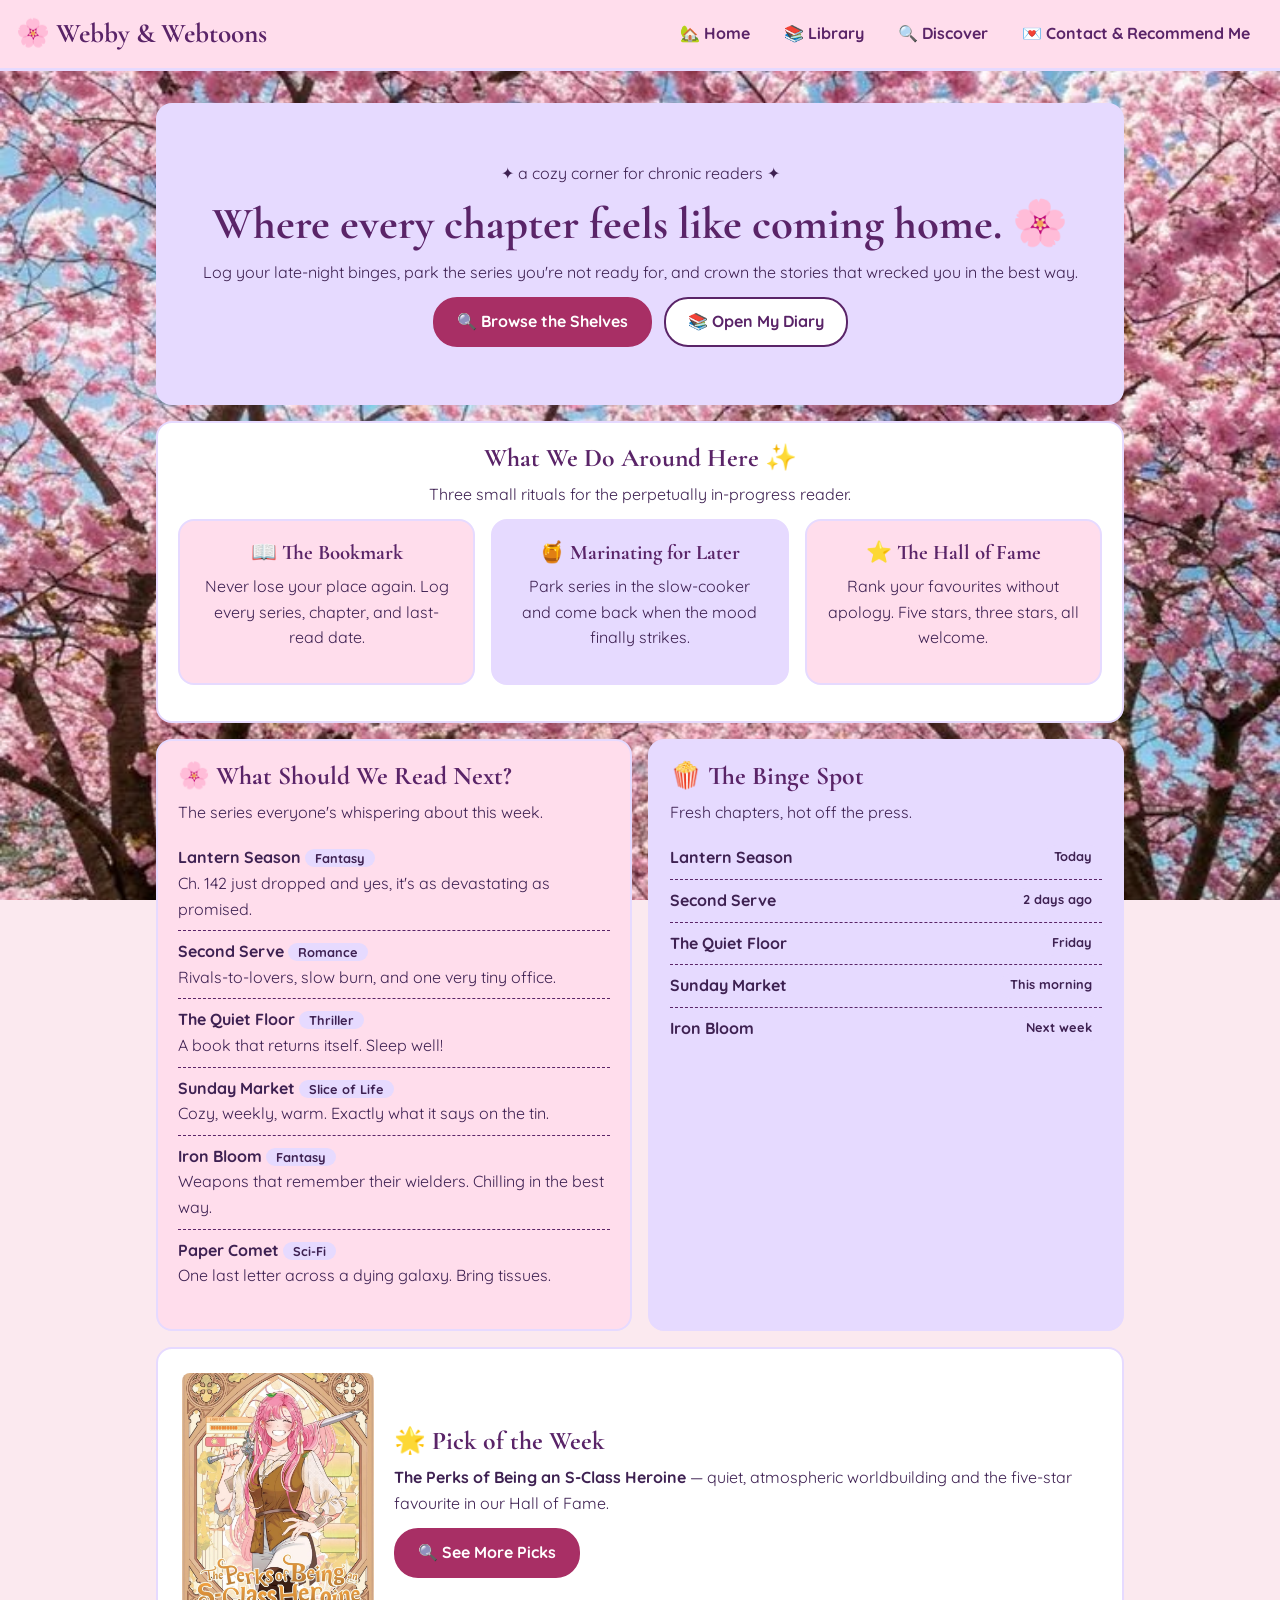
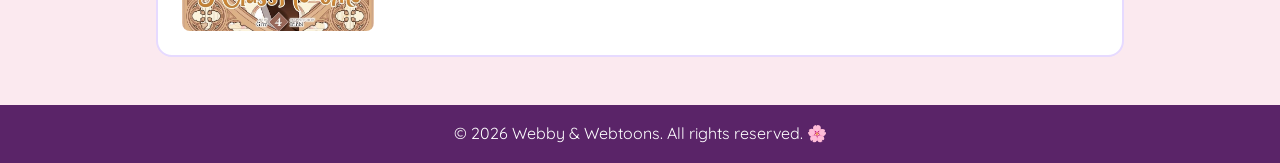
<file: index.html>
<!DOCTYPE html>
<html lang="en">
<head>
  <meta charset="UTF-8">
  <meta name="viewport" content="width=device-width, initial-scale=1.0">
  <title>Webby &amp; Webtoons — A Cozy Webtoon Diary</title>
  <link rel="preconnect" href="https://fonts.googleapis.com">
  <link rel="preconnect" href="https://fonts.gstatic.com" crossorigin>
  <link href="https://fonts.googleapis.com/css2?family=Cormorant+Garamond:wght@500;700&family=Quicksand:wght@400;500;700&display=swap" rel="stylesheet">
  <link rel="stylesheet" href="styles.css">
</head>
<body>
  <header class="site-header">
    <nav class="navbar">
      <a href="index.html" class="logo">🌸 Webby &amp; Webtoons</a>
      <ul class="nav-links">
        <li><a href="index.html">🏡 Home</a></li>
        <li><a href="library.html">📚 Library</a></li>
        <li><a href="about.html">🔍 Discover</a></li>
        <li><a href="contact.html">💌 Contact &amp; Recommend Me</a></li>
      </ul>
    </nav>
  </header>

  <main>
    <section class="card lavender hero">
      <p>✦ a cozy corner for chronic readers ✦</p>
      <h1>Where every chapter feels like coming home. 🌸</h1>
      <p>Log your late-night binges, park the series you're not ready for, and crown the stories that wrecked you in the best way.</p>
      <div class="hero-buttons">
        <a href="about.html" class="btn">🔍 Browse the Shelves</a>
        <a href="library.html" class="btn btn-outline">📚 Open My Diary</a>
      </div>
    </section>

    <section class="card white center">
      <h2>What We Do Around Here ✨</h2>
      <p>Three small rituals for the perpetually in-progress reader.</p>
      <div class="grid grid-3">
        <article class="card pink">
          <h3>📖 The Bookmark</h3>
          <p>Never lose your place again. Log every series, chapter, and last-read date.</p>
        </article>
        <article class="card lavender">
          <h3>🍯 Marinating for Later</h3>
          <p>Park series in the slow-cooker and come back when the mood finally strikes.</p>
        </article>
        <article class="card pink">
          <h3>⭐ The Hall of Fame</h3>
          <p>Rank your favourites without apology. Five stars, three stars, all welcome.</p>
        </article>
      </div>
    </section>

    <div class="grid grid-2">
      <section class="card pink">
        <h2>🌸 What Should We Read Next?</h2>
        <p>The series everyone's whispering about this week.</p>
        <ul class="plain-list">
          <li><strong>Lantern Season</strong> <span class="tag">Fantasy</span><br>Ch. 142 just dropped and yes, it's as devastating as promised.</li>
          <li><strong>Second Serve</strong> <span class="tag">Romance</span><br>Rivals-to-lovers, slow burn, and one very tiny office.</li>
          <li><strong>The Quiet Floor</strong> <span class="tag">Thriller</span><br>A book that returns itself. Sleep well!</li>
          <li><strong>Sunday Market</strong> <span class="tag">Slice of Life</span><br>Cozy, weekly, warm. Exactly what it says on the tin.</li>
          <li><strong>Iron Bloom</strong> <span class="tag">Fantasy</span><br>Weapons that remember their wielders. Chilling in the best way.</li>
          <li><strong>Paper Comet</strong> <span class="tag">Sci-Fi</span><br>One last letter across a dying galaxy. Bring tissues.</li>
        </ul>
      </section>

      <section class="card lavender">
        <h2>🍿 The Binge Spot</h2>
        <p>Fresh chapters, hot off the press.</p>
        <ul class="plain-list">
          <li class="list-row"><strong>Lantern Season</strong> <span class="tag">Today</span></li>
          <li class="list-row"><strong>Second Serve</strong> <span class="tag">2 days ago</span></li>
          <li class="list-row"><strong>The Quiet Floor</strong> <span class="tag">Friday</span></li>
          <li class="list-row"><strong>Sunday Market</strong> <span class="tag">This morning</span></li>
          <li class="list-row"><strong>Iron Bloom</strong> <span class="tag">Next week</span></li>
        </ul>
      </section>
    </div>

    <section class="card white feature">
      <img class="photo" src="images/staff-pick-1.jpeg" alt="Cover of The Perks of Being an S-Class Heroine">
      <div>
        <h2>🌟 Pick of the Week</h2>
        <p><strong>The Perks of Being an S-Class Heroine</strong> — quiet, atmospheric worldbuilding and the five-star favourite in our Hall of Fame.</p>
        <a href="about.html" class="btn">🔍 See More Picks</a>
      </div>
    </section>
  </main>

  <footer class="site-footer">
    <p>&copy; 2026 Webby &amp; Webtoons. All rights reserved. 🌸</p>
  </footer>
</body>
</html>
</file>
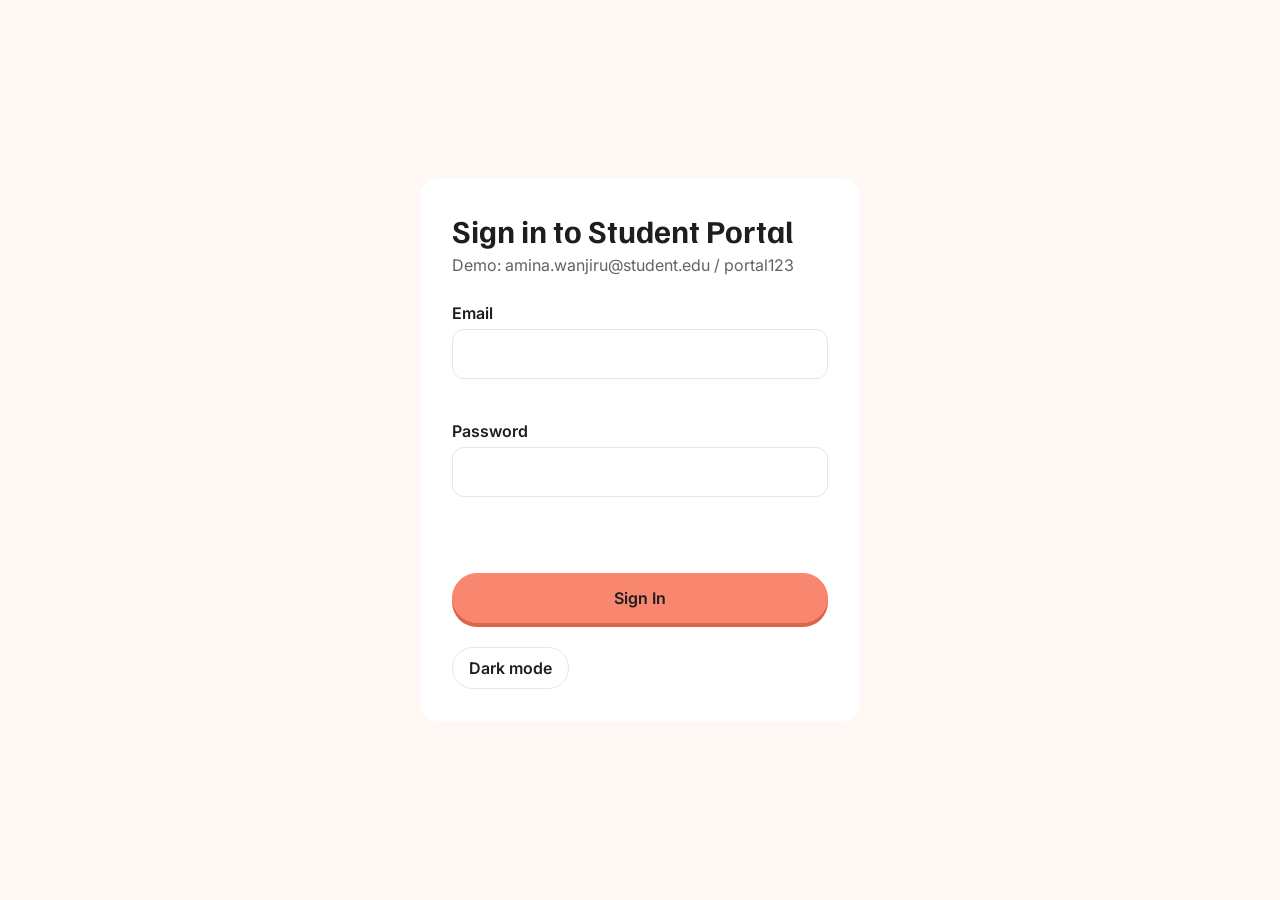
<file: dynamic-student-portal/index.html>
<!DOCTYPE html>
<html lang="en">
<head>
  <meta charset="UTF-8">
  <meta name="viewport" content="width=device-width, initial-scale=1">
  <title>Academic Overview - Student Portal</title>
  <link rel="preconnect" href="https://fonts.googleapis.com">
  <link href="https://fonts.googleapis.com/css2?family=Familjen+Grotesk:wght@600;700&family=Inter:wght@400;500;600&display=swap" rel="stylesheet">
  <link rel="stylesheet" href="css/style.css">
  <link rel="stylesheet" href="css/dashboard.css">
</head>
<body data-page="index">
  <header class="site-header">
    <a class="brand" href="index.html">Student Portal</a>
    <nav aria-label="Main">
      <a href="index.html" aria-current="page">Overview</a>
      <a href="profile.html">Profile</a>
      <a href="courses.html">Courses</a>
      <a href="grades.html">Grades</a>
    </nav>
    <div class="tools">
      <button class="btn" id="theme-toggle" type="button">Dark mode</button>
      <button class="btn" id="sign-out" type="button">Sign out</button>
    </div>
  </header>
  <main class="container">
    <h1>Academic Overview</h1>
    <p class="muted" id="greeting"></p>
    <div class="overview">
      <section class="card feature" aria-labelledby="sched-h">
        <div class="card-head"><h2 id="sched-h">Today's Schedule</h2><span class="muted" id="today-label"></span></div>
        <ol class="schedule" id="schedule"></ol>
      </section>
      <section class="card" aria-labelledby="gpa-h">
        <h2 id="gpa-h">Cumulative GPA</h2>
        <p class="gpa-value" id="gpa">-</p>
        <div class="bar"><span id="gpa-bar"></span></div>
        <p class="muted" id="gpa-note"></p>
      </section>
    </div>
    <dl class="stats" id="stats"></dl>
    <div class="split">
      <section><h2>GPA by Semester</h2><div class="chart" id="chart" role="img" aria-label="GPA by semester bar chart"></div></section>
      <section>
        <h2>Registered Students</h2>
        <button class="btn" id="show-students" type="button">Show Registered Students</button>
        <ul id="student-list"></ul>
        <p class="muted" id="student-count"></p>
      </section>
    </div>
  </main>
  <footer class="site-footer">&copy; 2026 Dynamic Student Portal</footer>
  <script src="js/portal-data.js"></script>
  <script src="js/validation.js"></script>
  <script src="js/grade-calc.js"></script>
  <script src="js/app.js"></script>
</body>
</html>
</file>
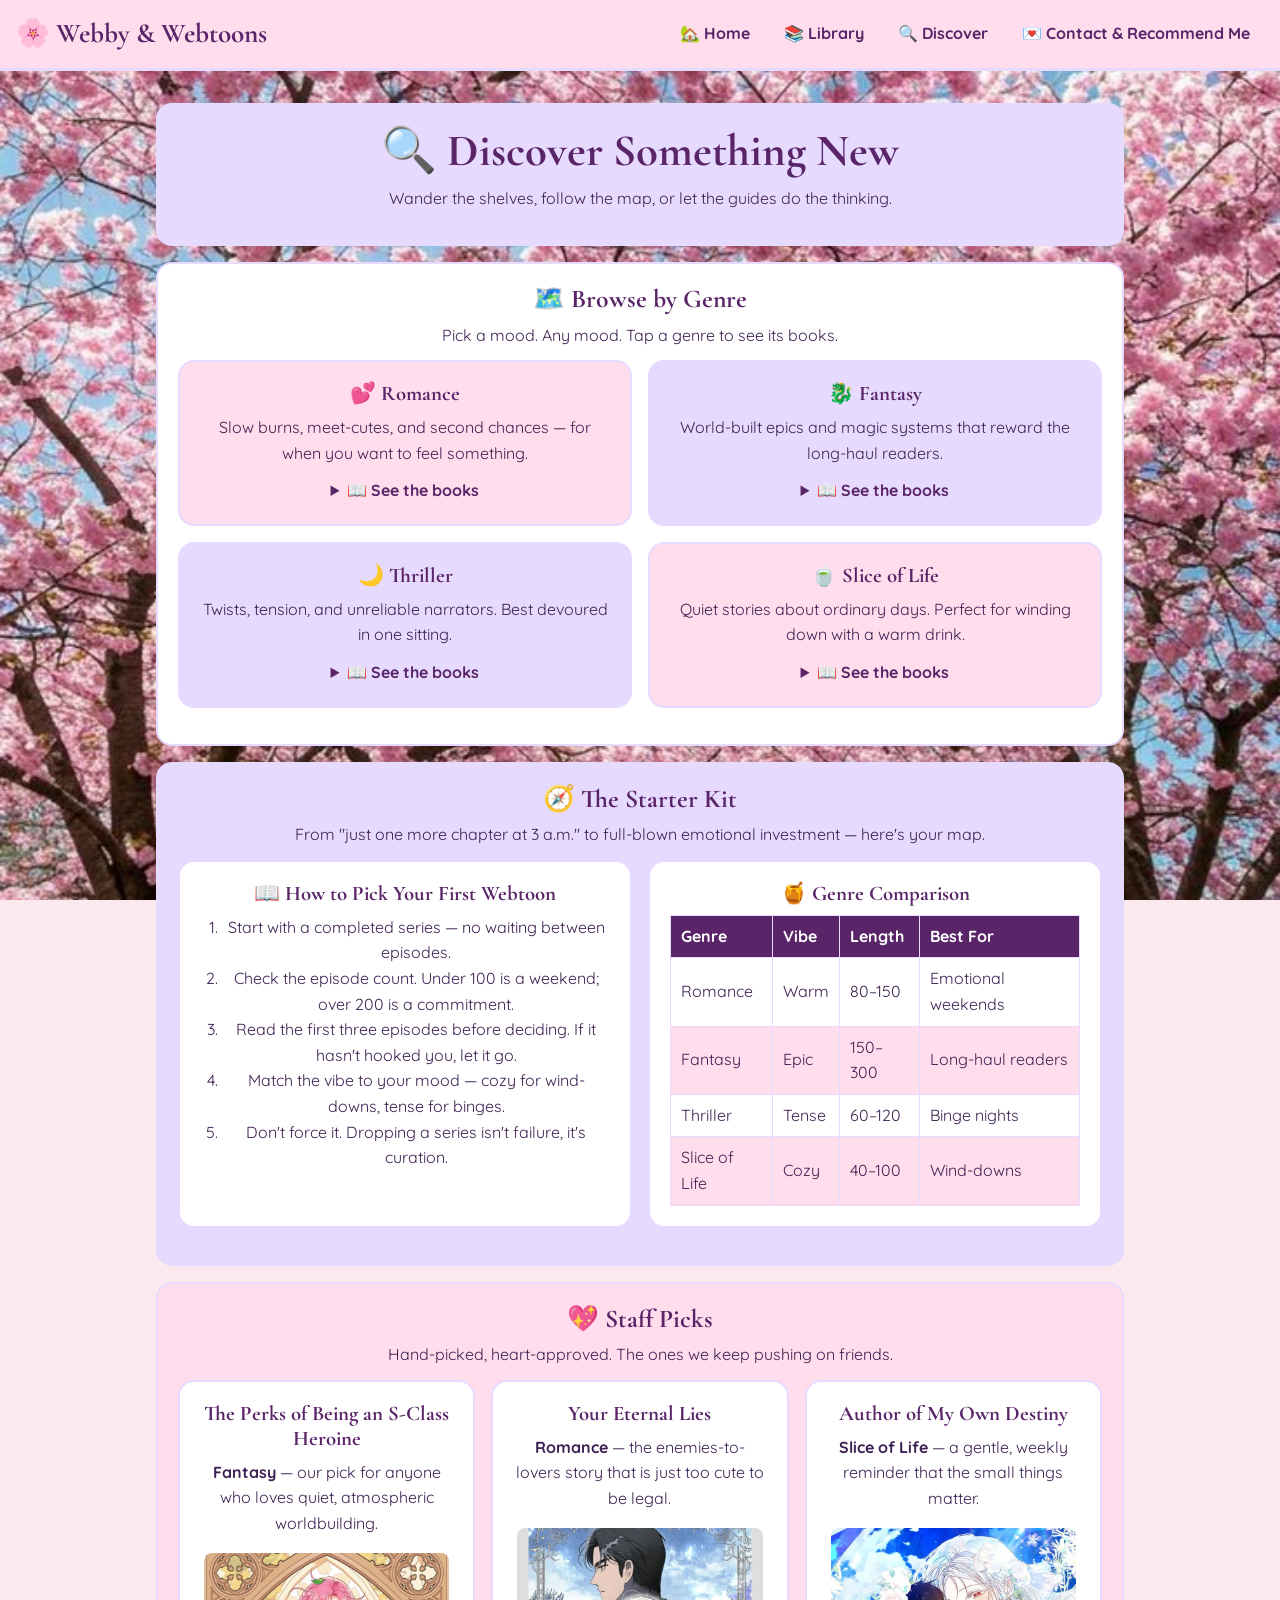
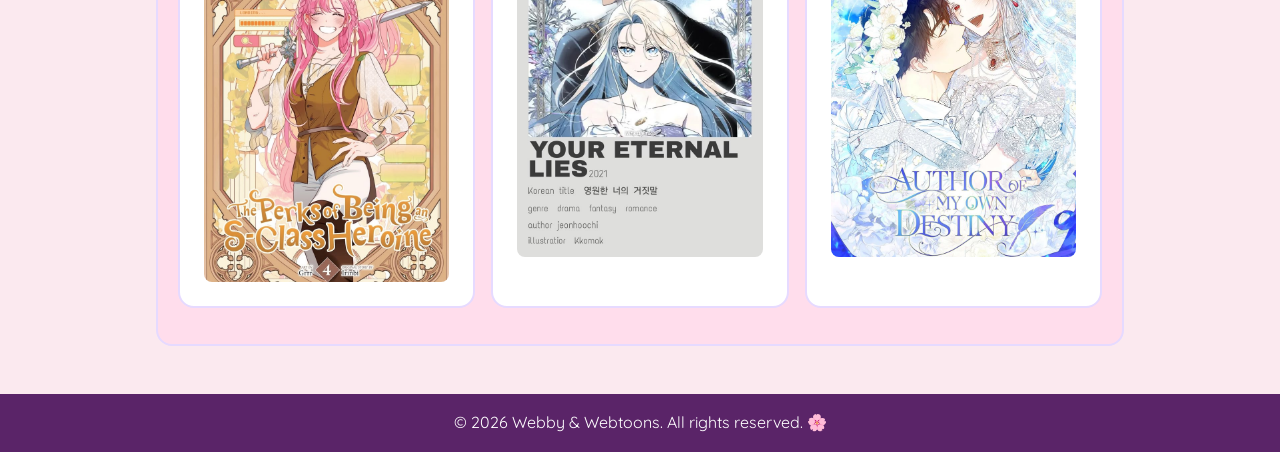
<file: about.html>
<!DOCTYPE html>
<html lang="en">
<head>
  <meta charset="UTF-8">
  <meta name="viewport" content="width=device-width, initial-scale=1.0">
  <title>Discover — Webby &amp; Webtoons</title>
  <link rel="preconnect" href="https://fonts.googleapis.com">
  <link rel="preconnect" href="https://fonts.gstatic.com" crossorigin>
  <link href="https://fonts.googleapis.com/css2?family=Cormorant+Garamond:wght@500;700&family=Quicksand:wght@400;500;700&display=swap" rel="stylesheet">
  <link rel="stylesheet" href="styles.css">
</head>
<body>
  <header class="site-header">
    <nav class="navbar">
      <a href="index.html" class="logo">🌸 Webby &amp; Webtoons</a>
      <ul class="nav-links">
        <li><a href="index.html">🏡 Home</a></li>
        <li><a href="library.html">📚 Library</a></li>
        <li><a href="about.html">🔍 Discover</a></li>
        <li><a href="contact.html">💌 Contact &amp; Recommend Me</a></li>
      </ul>
    </nav>
  </header>

  <main>
    <section class="card lavender center">
      <h1>🔍 Discover Something New</h1>
      <p>Wander the shelves, follow the map, or let the guides do the thinking.</p>
    </section>

    <section class="card white center">
      <h2>🗺️ Browse by Genre</h2>
      <p>Pick a mood. Any mood. Tap a genre to see its books.</p>
      <div class="grid grid-2">
        <article class="card pink">
          <h3>💕 Romance</h3>
          <p>Slow burns, meet-cutes, and second chances — for when you want to feel something.</p>
          <details><summary>📖 See the books</summary>
        <div class="gallery">
          <img class="photo" src="images/romance-1.jpeg" alt="Romance pick 1" loading="lazy">
          <img class="photo" src="images/romance-2.jpeg" alt="Romance pick 2" loading="lazy">
          <img class="photo" src="images/romance-3.jpeg" alt="Romance pick 3" loading="lazy">
          <img class="photo" src="images/romance-4.jpeg" alt="Romance pick 4" loading="lazy">
          <img class="photo" src="images/romance-5.jpeg" alt="Romance pick 5" loading="lazy">
          <img class="photo" src="images/romance-6.jpeg" alt="Romance pick 6" loading="lazy">
        </div></details>
        </article>
        <article class="card lavender">
          <h3>🐉 Fantasy</h3>
          <p>World-built epics and magic systems that reward the long-haul readers.</p>
          <details><summary>📖 See the books</summary>
        <div class="gallery">
          <img class="photo" src="images/fantasy-1.jpeg" alt="Fantasy pick 1" loading="lazy">
          <img class="photo" src="images/fantasy-2.jpeg" alt="Fantasy pick 2" loading="lazy">
          <img class="photo" src="images/fantasy-3.jpeg" alt="Fantasy pick 3" loading="lazy">
          <img class="photo" src="images/fantasy-4.jpeg" alt="Fantasy pick 4" loading="lazy">
          <img class="photo" src="images/fantasy-5.jpeg" alt="Fantasy pick 5" loading="lazy">
          <img class="photo" src="images/fantasy-6.jpeg" alt="Fantasy pick 6" loading="lazy">
        </div></details>
        </article>
        <article class="card lavender">
          <h3>🌙 Thriller</h3>
          <p>Twists, tension, and unreliable narrators. Best devoured in one sitting.</p>
          <details><summary>📖 See the books</summary>
        <div class="gallery">
          <img class="photo" src="images/thriller-1.jpeg" alt="Thriller pick 1" loading="lazy">
          <img class="photo" src="images/thriller-2.jpeg" alt="Thriller pick 2" loading="lazy">
          <img class="photo" src="images/thriller-3.jpeg" alt="Thriller pick 3" loading="lazy">
          <img class="photo" src="images/thriller-4.jpeg" alt="Thriller pick 4" loading="lazy">
          <img class="photo" src="images/thriller-5.jpeg" alt="Thriller pick 5" loading="lazy">
          <img class="photo" src="images/thriller-6.jpeg" alt="Thriller pick 6" loading="lazy">
        </div></details>
        </article>
        <article class="card pink">
          <h3>🍵 Slice of Life</h3>
          <p>Quiet stories about ordinary days. Perfect for winding down with a warm drink.</p>
          <details><summary>📖 See the books</summary>
        <div class="gallery">
          <img class="photo" src="images/slice-1.jpeg" alt="Slice of Life pick 1" loading="lazy">
          <img class="photo" src="images/slice-2.jpeg" alt="Slice of Life pick 2" loading="lazy">
          <img class="photo" src="images/slice-3.jpeg" alt="Slice of Life pick 3" loading="lazy">
          <img class="photo" src="images/slice-4.jpeg" alt="Slice of Life pick 4" loading="lazy">
          <img class="photo" src="images/slice-5.jpeg" alt="Slice of Life pick 5" loading="lazy">
          <img class="photo" src="images/slice-6.jpeg" alt="Slice of Life pick 6" loading="lazy">
        </div></details>
        </article>
      </div>
    </section>

    <section class="card lavender center">
      <h2>🧭 The Starter Kit</h2>
      <p>From "just one more chapter at 3 a.m." to full-blown emotional investment — here's your map.</p>
      <div class="grid grid-2">
        <article class="card white">
          <h3>📖 How to Pick Your First Webtoon</h3>
          <ol>
            <li>Start with a completed series — no waiting between episodes.</li>
            <li>Check the episode count. Under 100 is a weekend; over 200 is a commitment.</li>
            <li>Read the first three episodes before deciding. If it hasn't hooked you, let it go.</li>
            <li>Match the vibe to your mood — cozy for wind-downs, tense for binges.</li>
            <li>Don't force it. Dropping a series isn't failure, it's curation.</li>
          </ol>
        </article>
        <article class="card white">
          <h3>🍯 Genre Comparison</h3>
          <div class="table-wrap">
            <table>
              <thead><tr><th>Genre</th><th>Vibe</th><th>Length</th><th>Best For</th></tr></thead>
              <tbody>
                <tr><td>Romance</td><td>Warm</td><td>80–150</td><td>Emotional weekends</td></tr>
                <tr><td>Fantasy</td><td>Epic</td><td>150–300</td><td>Long-haul readers</td></tr>
                <tr><td>Thriller</td><td>Tense</td><td>60–120</td><td>Binge nights</td></tr>
                <tr><td>Slice of Life</td><td>Cozy</td><td>40–100</td><td>Wind-downs</td></tr>
              </tbody>
            </table>
          </div>
        </article>
      </div>
    </section>

    <section class="card pink center">
      <h2>💖 Staff Picks</h2>
      <p>Hand-picked, heart-approved. The ones we keep pushing on friends.</p>
      <div class="grid grid-3">
        <article class="card white">
          <h3>The Perks of Being an S-Class Heroine</h3>
          <p><strong>Fantasy</strong> — our pick for anyone who loves quiet, atmospheric worldbuilding.</p>
          <img class="photo" src="images/staff-pick-1.jpeg" alt="The perks of being an S-Class Heroine">
        </article>
        <article class="card white">
          <h3>Your Eternal Lies</h3>
          <p><strong>Romance</strong> — the enemies-to-lovers story that is just too cute to be legal.</p>
          <img class="photo" src="images/staff-pick-2.jpeg" alt="Your Eternal Lies">
        </article>
        <article class="card white">
          <h3>Author of My Own Destiny</h3>
          <p><strong>Slice of Life</strong> — a gentle, weekly reminder that the small things matter.</p>
          <img class="photo" src="images/staff-pick-3.jpeg" alt="Author of my own destiny">
        </article>
      </div>
    </section>
  </main>

  <footer class="site-footer">
    <p>&copy; 2026 Webby &amp; Webtoons. All rights reserved. 🌸</p>
  </footer>
</body>
</html>
</file>
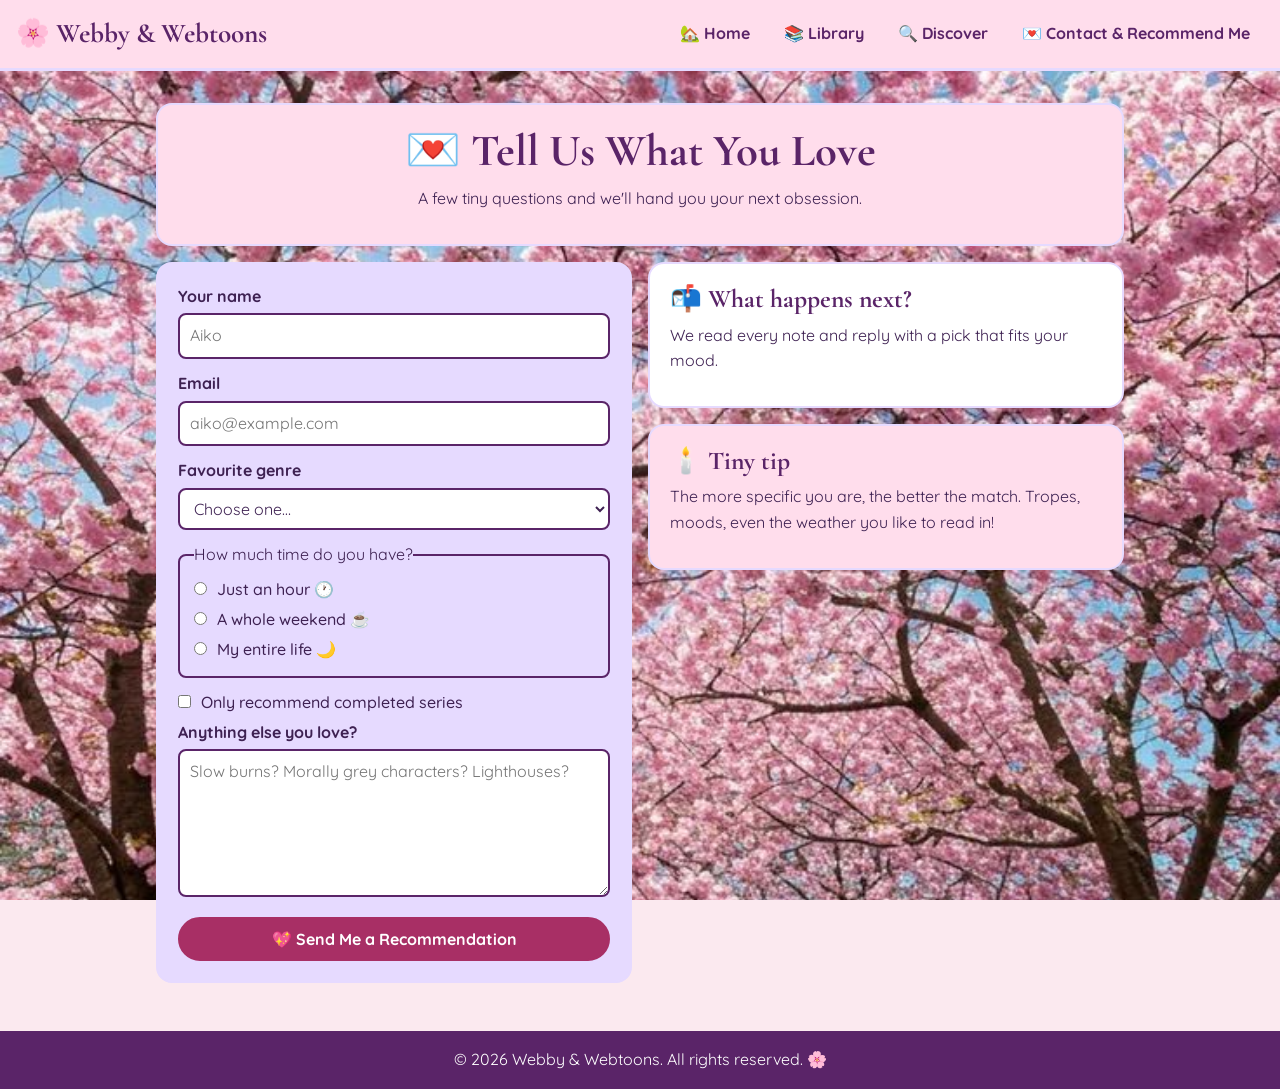
<file: contact.html>
<!DOCTYPE html>
<html lang="en">
<head>
  <meta charset="UTF-8">
  <meta name="viewport" content="width=device-width, initial-scale=1.0">
  <title>Contact &amp; Recommend Me — Webby &amp; Webtoons</title>
  <link rel="preconnect" href="https://fonts.googleapis.com">
  <link rel="preconnect" href="https://fonts.gstatic.com" crossorigin>
  <link href="https://fonts.googleapis.com/css2?family=Cormorant+Garamond:wght@500;700&family=Quicksand:wght@400;500;700&display=swap" rel="stylesheet">
  <link rel="stylesheet" href="styles.css">
</head>
<body>
  <header class="site-header">
    <nav class="navbar">
      <a href="index.html" class="logo">🌸 Webby &amp; Webtoons</a>
      <ul class="nav-links">
        <li><a href="index.html">🏡 Home</a></li>
        <li><a href="library.html">📚 Library</a></li>
        <li><a href="about.html">🔍 Discover</a></li>
        <li><a href="contact.html">💌 Contact &amp; Recommend Me</a></li>
      </ul>
    </nav>
  </header>

  <main>
    <section class="card pink center">
      <h1>💌 Tell Us What You Love</h1>
      <p>A few tiny questions and we'll hand you your next obsession.</p>
    </section>

    <div class="grid grid-2">
      <form class="card lavender" action="mailto:yuesilo100@gmail.com" method="post" enctype="text/plain">
        <label for="name">Your name</label>
        <input type="text" id="name" name="name" placeholder="Aiko" required>

        <label for="email">Email</label>
        <input type="email" id="email" name="email" placeholder="aiko@example.com" required>

        <label for="genre">Favourite genre</label>
        <select id="genre" name="genre">
          <option value="">Choose one…</option>
          <option value="romance">Romance</option>
          <option value="fantasy">Fantasy</option>
          <option value="thriller">Thriller</option>
          <option value="slice">Slice of Life</option>
          <option value="scifi">Sci-Fi</option>
        </select>

        <fieldset>
          <legend>How much time do you have?</legend>
          <label><input type="radio" name="time" value="hour"> Just an hour 🕐</label>
          <label><input type="radio" name="time" value="weekend"> A whole weekend ☕</label>
          <label><input type="radio" name="time" value="life"> My entire life 🌙</label>
        </fieldset>

        <label class="checkbox-label"><input type="checkbox" name="completed" value="yes"> Only recommend completed series</label>

        <label for="notes">Anything else you love?</label>
        <textarea id="notes" name="notes" rows="5" placeholder="Slow burns? Morally grey characters? Lighthouses?"></textarea>

        <button type="submit" class="btn full">💖 Send Me a Recommendation</button>
      </form>

      <div class="stack">
        <aside class="card white">
          <h2>📬 What happens next?</h2>
          <p>We read every note and reply with a pick that fits your mood.</p>
        </aside>
        <aside class="card pink">
          <h2>🕯️ Tiny tip</h2>
          <p>The more specific you are, the better the match. Tropes, moods, even the weather you like to read in!</p>
        </aside>
      </div>
    </div>
  </main>

  <footer class="site-footer">
    <p>&copy; 2026 Webby &amp; Webtoons. All rights reserved. 🌸</p>
  </footer>
</body>
</html>
</file>
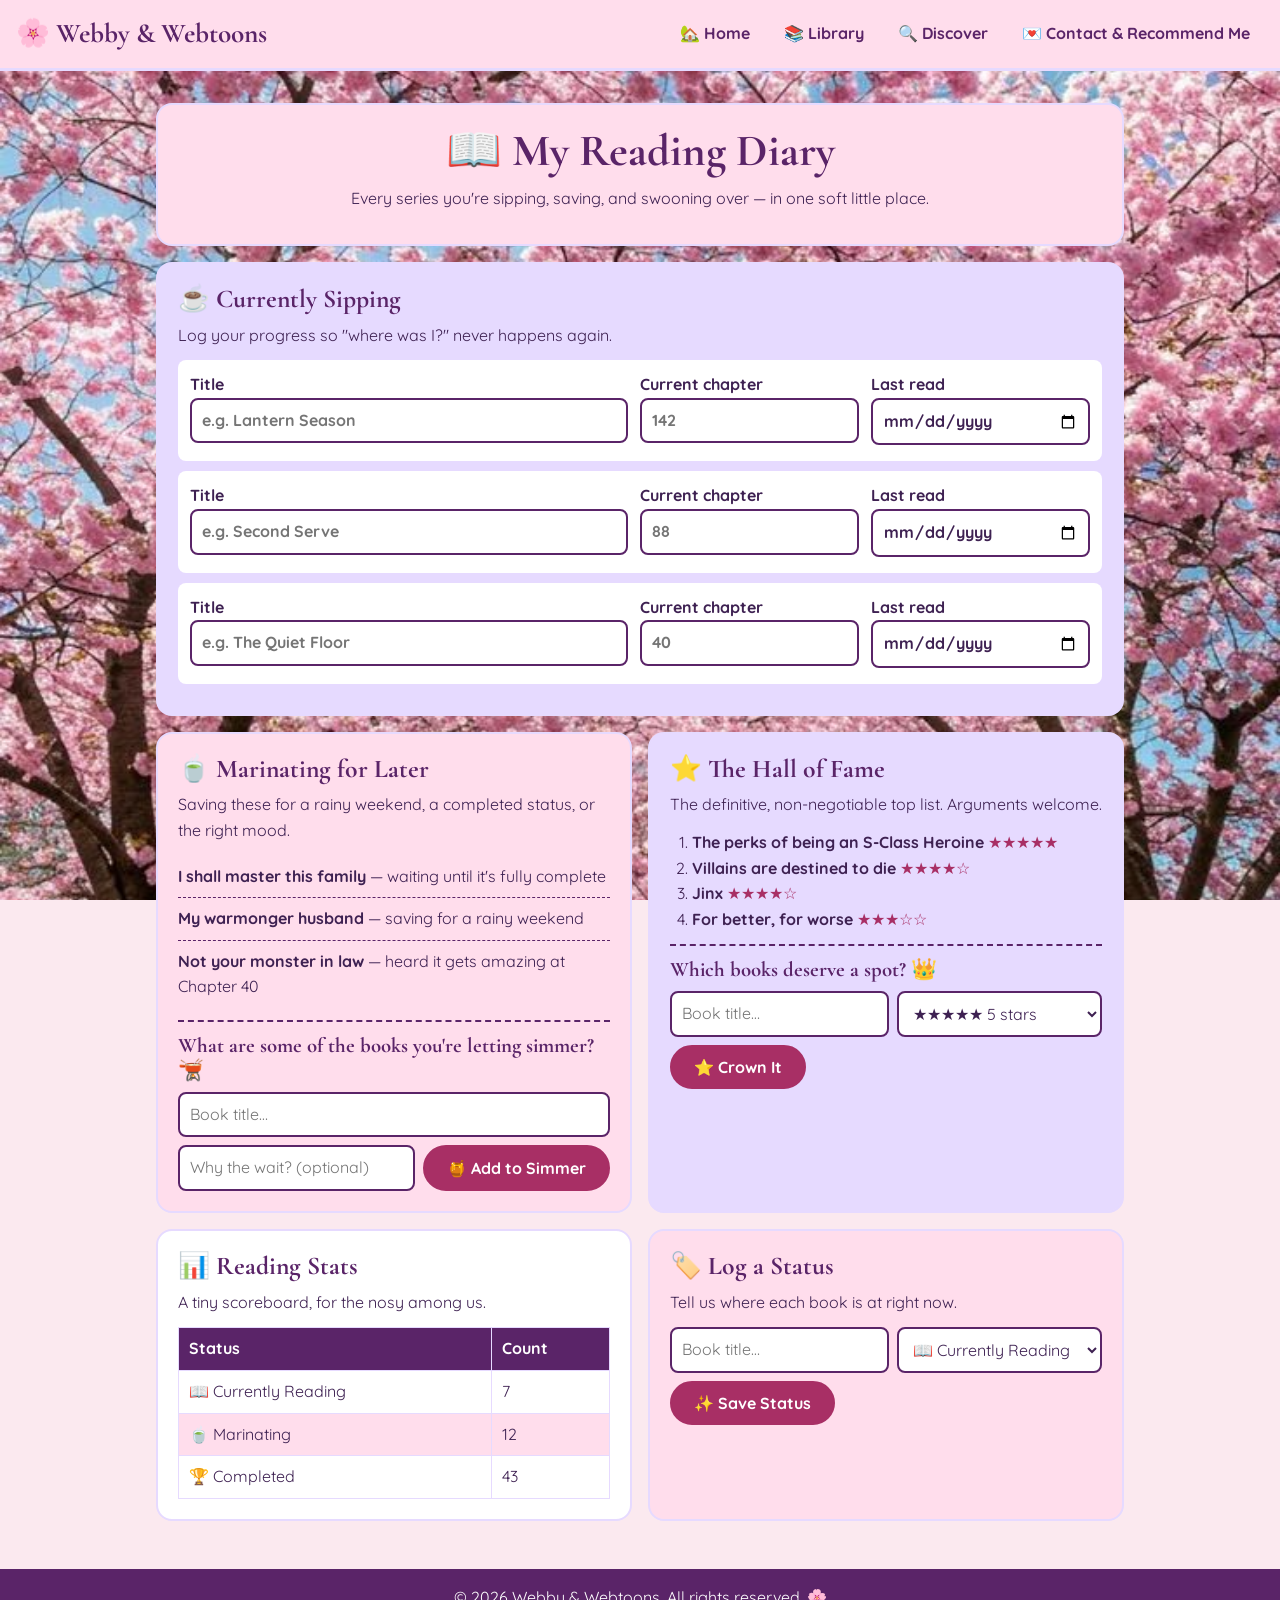
<file: library.html>
<!DOCTYPE html>
<html lang="en">
<head>
  <meta charset="UTF-8">
  <meta name="viewport" content="width=device-width, initial-scale=1.0">
  <title>My Library — Webby &amp; Webtoons</title>
  <link rel="preconnect" href="https://fonts.googleapis.com">
  <link rel="preconnect" href="https://fonts.gstatic.com" crossorigin>
  <link href="https://fonts.googleapis.com/css2?family=Cormorant+Garamond:wght@500;700&family=Quicksand:wght@400;500;700&display=swap" rel="stylesheet">
  <link rel="stylesheet" href="styles.css">
</head>
<body>
  <header class="site-header">
    <nav class="navbar">
      <a href="index.html" class="logo">🌸 Webby &amp; Webtoons</a>
      <ul class="nav-links">
        <li><a href="index.html">🏡 Home</a></li>
        <li><a href="library.html">📚 Library</a></li>
        <li><a href="about.html">🔍 Discover</a></li>
        <li><a href="contact.html">💌 Contact &amp; Recommend Me</a></li>
      </ul>
    </nav>
  </header>

  <main>
    <section class="card pink center">
      <h1>📖 My Reading Diary</h1>
      <p>Every series you're sipping, saving, and swooning over — in one soft little place.</p>
    </section>

    <div class="grid grid-2">
      <section class="card lavender wide">
        <h2>☕ Currently Sipping</h2>
        <p>Log your progress so "where was I?" never happens again.</p>
        <form>
          <div class="row">
            <label>Title <input type="text" name="title-1" placeholder="e.g. Lantern Season"></label>
            <label>Current chapter <input type="number" name="chapter-1" min="1" placeholder="142"></label>
            <label>Last read <input type="date" name="date-1"></label>
          </div>
          <div class="row">
            <label>Title <input type="text" name="title-2" placeholder="e.g. Second Serve"></label>
            <label>Current chapter <input type="number" name="chapter-2" min="1" placeholder="88"></label>
            <label>Last read <input type="date" name="date-2"></label>
          </div>
          <div class="row">
            <label>Title <input type="text" name="title-3" placeholder="e.g. The Quiet Floor"></label>
            <label>Current chapter <input type="number" name="chapter-3" min="1" placeholder="40"></label>
            <label>Last read <input type="date" name="date-3"></label>
          </div>
        </form>
      </section>

      <section class="card pink">
        <h2>🍵 Marinating for Later</h2>
        <p>Saving these for a rainy weekend, a completed status, or the right mood.</p>
        <ul class="plain-list">
          <li><strong>I shall master this family</strong> — waiting until it's fully complete</li>
          <li><strong>My warmonger husband</strong> — saving for a rainy weekend</li>
          <li><strong>Not your monster in law</strong> — heard it gets amazing at Chapter 40</li>
        </ul>
        <div class="add-box">
          <h3>What are some of the books you're letting simmer? 🫕</h3>
          <form class="add-form">
            <input type="text" name="book" placeholder="Book title…" aria-label="Book title" required>
            <input type="text" name="why" placeholder="Why the wait? (optional)" aria-label="Reason">
            <button type="submit" class="btn">🍯 Add to Simmer</button>
          </form>
        </div>
      </section>

      <section class="card lavender">
        <h2>⭐ The Hall of Fame</h2>
        <p>The definitive, non-negotiable top list. Arguments welcome.</p>
        <ol>
          <li><strong>The perks of being an S-Class Heroine</strong> <span class="stars">★★★★★</span></li>
          <li><strong>Villains are destined to die</strong> <span class="stars">★★★★☆</span></li>
          <li><strong>Jinx</strong> <span class="stars">★★★★☆</span></li>
          <li><strong>For better, for worse</strong> <span class="stars">★★★☆☆</span></li>
        </ol>
        <div class="add-box">
          <h3>Which books deserve a spot? 👑</h3>
          <form class="add-form">
            <input type="text" name="book" placeholder="Book title…" aria-label="Book title" required>
            <select name="stars" aria-label="Star rating">
              <option value="5">★★★★★ 5 stars</option>
              <option value="4">★★★★☆ 4 stars</option>
              <option value="3">★★★☆☆ 3 stars</option>
              <option value="2">★★☆☆☆ 2 stars</option>
              <option value="1">★☆☆☆☆ 1 star</option>
            </select>
            <button type="submit" class="btn">⭐ Crown It</button>
          </form>
        </div>
      </section>

      <section class="card white">
        <h2>📊 Reading Stats</h2>
        <p>A tiny scoreboard, for the nosy among us.</p>
        <div class="table-wrap">
          <table>
            <thead><tr><th>Status</th><th>Count</th></tr></thead>
            <tbody>
              <tr><td>📖 Currently Reading</td><td>7</td></tr>
              <tr><td>🍵 Marinating</td><td>12</td></tr>
              <tr><td>🏆 Completed</td><td>43</td></tr>
            </tbody>
          </table>
        </div>
      </section>

      <section class="card pink">
        <h2>🏷️ Log a Status</h2>
        <p>Tell us where each book is at right now.</p>
        <form class="add-form">
          <input type="text" name="book" placeholder="Book title…" aria-label="Book title" required>
          <select name="status" aria-label="Reading status">
            <option value="reading">📖 Currently Reading</option>
            <option value="marinating">🍵 Marinating</option>
            <option value="completed">🏆 Completed</option>
          </select>
          <button type="submit" class="btn">✨ Save Status</button>
        </form>
      </section>
    </div>
  </main>

  <footer class="site-footer">
    <p>&copy; 2026 Webby &amp; Webtoons. All rights reserved. 🌸</p>
  </footer>
</body>
</html>
</file>
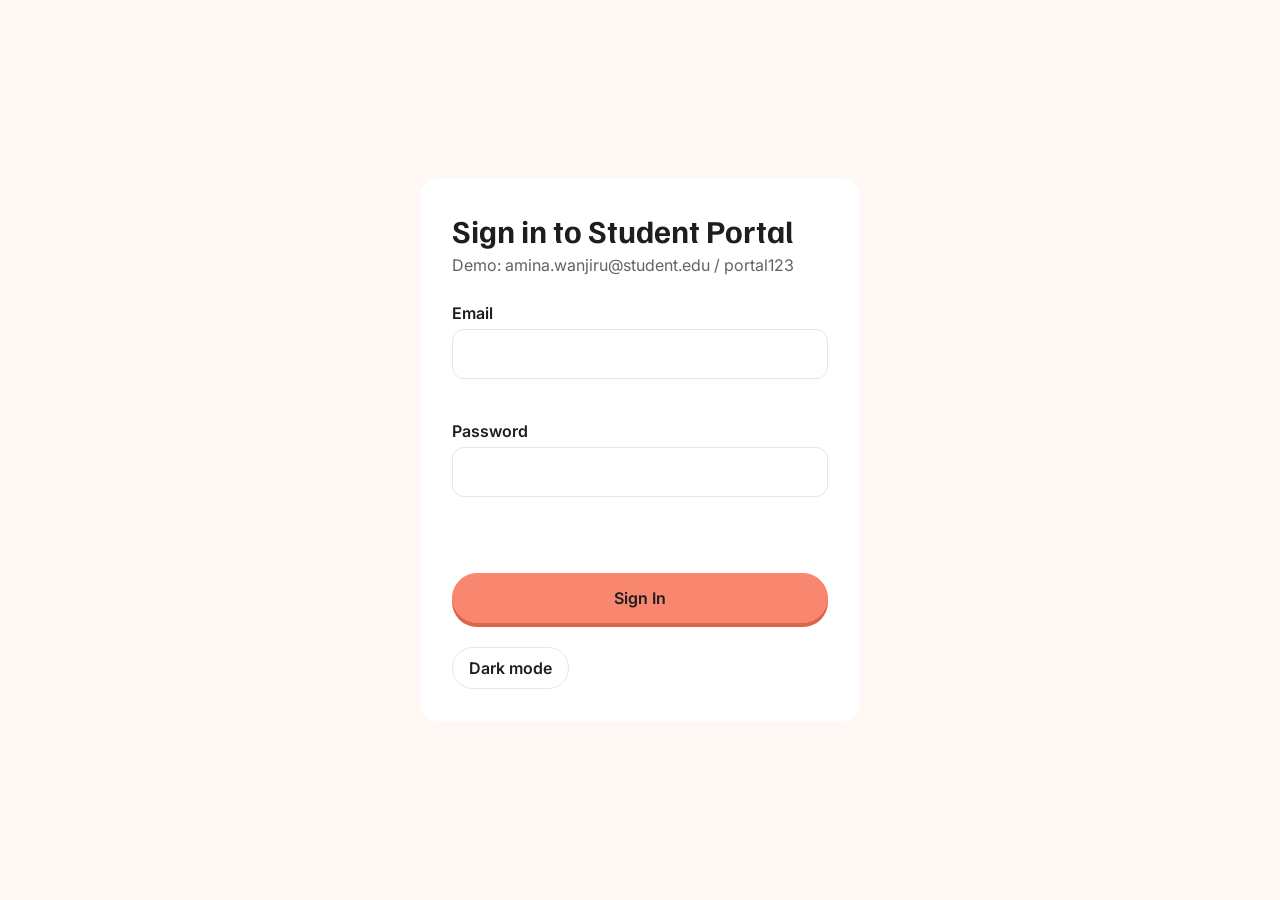
<file: dynamic-student-portal/courses.html>
<!DOCTYPE html>
<html lang="en">
<head>
  <meta charset="UTF-8">
  <meta name="viewport" content="width=device-width, initial-scale=1">
  <title>Courses - Student Portal</title>
  <link rel="preconnect" href="https://fonts.googleapis.com">
  <link href="https://fonts.googleapis.com/css2?family=Familjen+Grotesk:wght@600;700&family=Inter:wght@400;500;600&display=swap" rel="stylesheet">
  <link rel="stylesheet" href="css/style.css">
  <link rel="stylesheet" href="css/forms.css">
</head>
<body data-page="courses">
  <header class="site-header">
    <a class="brand" href="index.html">Student Portal</a>
    <nav aria-label="Main">
      <a href="index.html">Overview</a>
      <a href="profile.html">Profile</a>
      <a href="courses.html" aria-current="page">Courses</a>
      <a href="grades.html">Grades</a>
    </nav>
    <div class="tools">
      <button class="btn" id="theme-toggle" type="button">Dark mode</button>
      <button class="btn" id="sign-out" type="button">Sign out</button>
    </div>
  </header>
  <main class="container">
    <h1>Enrolled Courses - Semester 2</h1>
    <p class="muted" id="total"></p>
    <div class="table-wrap">
      <table>
        <thead><tr><th>Code</th><th>Title</th><th>Schedule</th><th>Venue</th><th>Credits</th><th><span class="sr">Action</span></th></tr></thead>
        <tbody id="enrolled-rows"></tbody>
      </table>
    </div>
    <h2>Register a Course</h2>
    <form class="form" id="course-form" novalidate style="margin-top:var(--s3)">
      <div class="field"><label for="course">Available courses</label><select id="course" name="course"></select><p class="error" id="course-error"></p></div>
      <div><button class="btn btn-primary" type="submit">Register Course</button></div>
    </form>
  </main>
  <footer class="site-footer">&copy; 2026 Dynamic Student Portal</footer>
  <script src="js/portal-data.js"></script>
  <script src="js/validation.js"></script>
  <script src="js/grade-calc.js"></script>
  <script src="js/app.js"></script>
</body>
</html>
</file>
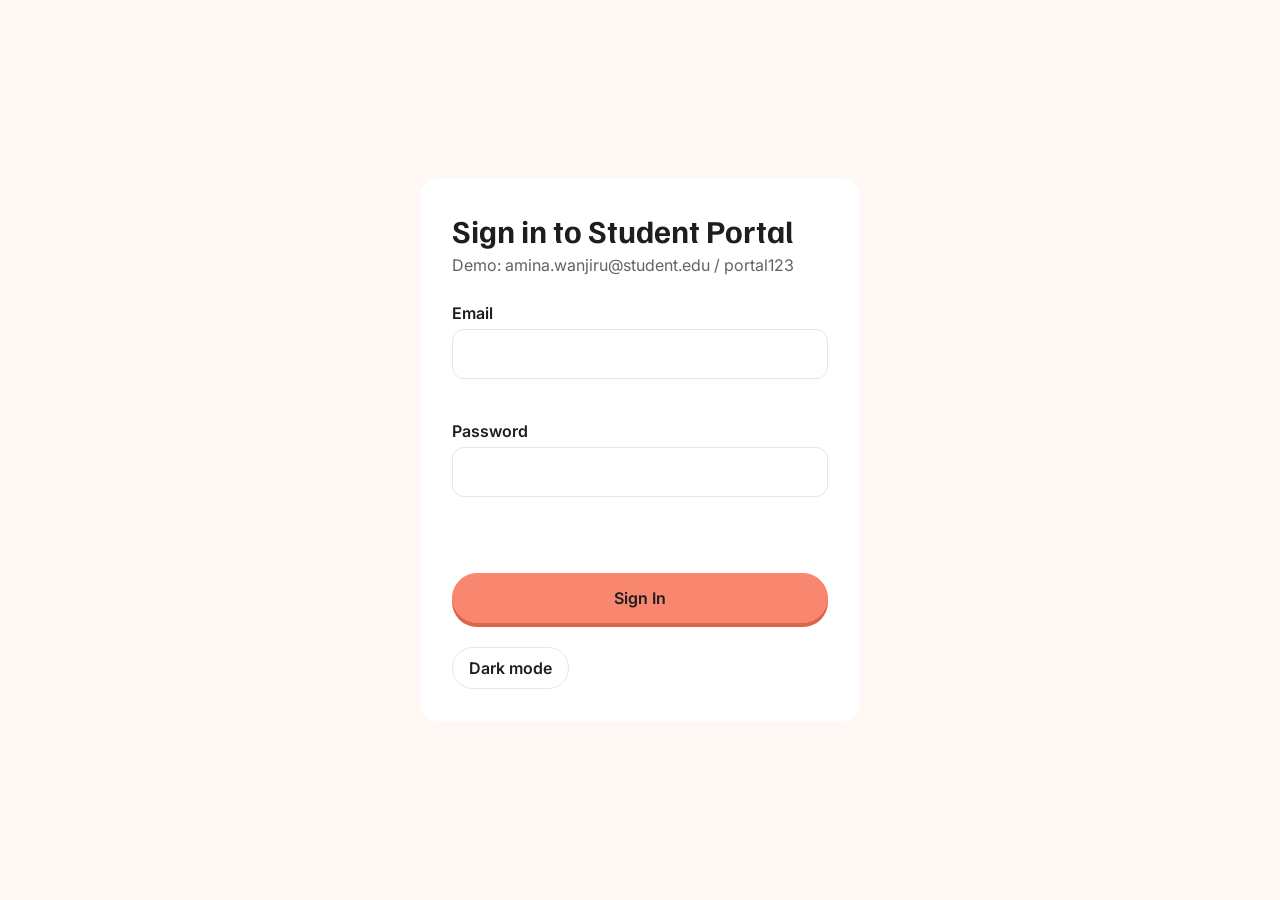
<file: dynamic-student-portal/grades.html>
<!DOCTYPE html>
<html lang="en">
<head>
  <meta charset="UTF-8">
  <meta name="viewport" content="width=device-width, initial-scale=1">
  <title>Academic Transcript - Student Portal</title>
  <link rel="preconnect" href="https://fonts.googleapis.com">
  <link href="https://fonts.googleapis.com/css2?family=Familjen+Grotesk:wght@600;700&family=Inter:wght@400;500;600&display=swap" rel="stylesheet">
  <link rel="stylesheet" href="css/style.css">
  <link rel="stylesheet" href="css/forms.css">
</head>
<body data-page="grades">
  <header class="site-header">
    <a class="brand" href="index.html">Student Portal</a>
    <nav aria-label="Main">
      <a href="index.html">Overview</a>
      <a href="profile.html">Profile</a>
      <a href="courses.html">Courses</a>
      <a href="grades.html" aria-current="page">Grades</a>
    </nav>
    <div class="tools">
      <button class="btn" id="theme-toggle" type="button">Dark mode</button>
      <button class="btn" id="sign-out" type="button">Sign out</button>
    </div>
  </header>
  <main class="container">
    <h1>Academic Transcript</h1>
    <p class="muted">Edit a score to see how it changes your GPA.</p>
    <div class="table-wrap">
      <table>
        <caption>Semester 2 results</caption>
        <thead><tr><th>Code</th><th>Title</th><th>Credits</th><th>Score</th><th>Grade</th></tr></thead>
        <tbody id="grade-rows"></tbody>
        <tfoot>
          <tr><td colspan="4">Semester GPA</td><td id="sem-gpa">-</td></tr>
          <tr><td colspan="4">Cumulative GPA</td><td id="cum-gpa">-</td></tr>
        </tfoot>
      </table>
    </div>
  </main>
  <footer class="site-footer">&copy; 2026 Dynamic Student Portal</footer>
  <script src="js/portal-data.js"></script>
  <script src="js/validation.js"></script>
  <script src="js/grade-calc.js"></script>
  <script src="js/app.js"></script>
</body>
</html>
</file>
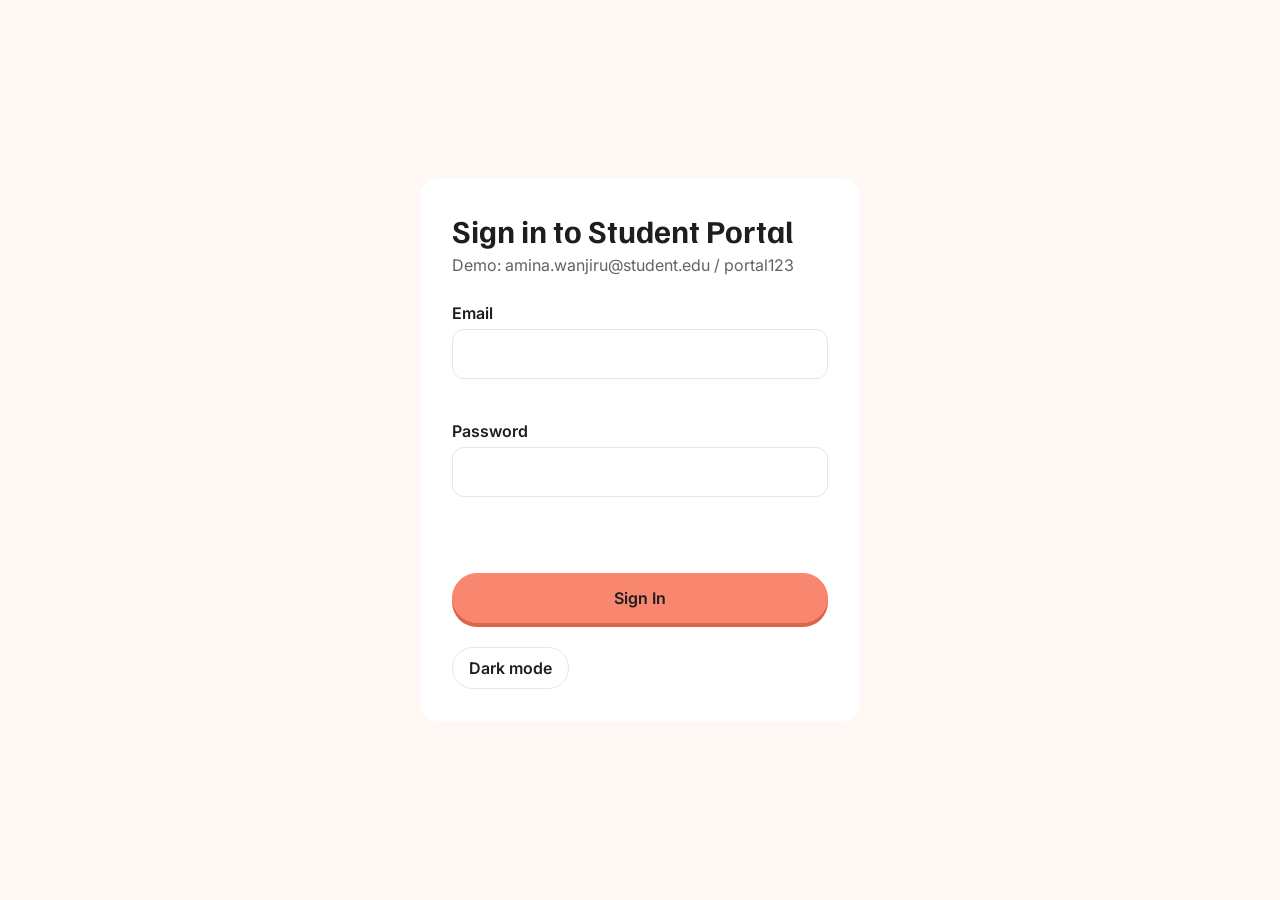
<file: dynamic-student-portal/login.html>
<!DOCTYPE html>
<html lang="en">
<head>
  <meta charset="UTF-8">
  <meta name="viewport" content="width=device-width, initial-scale=1">
  <title>Sign in - Student Portal</title>
  <link href="https://fonts.googleapis.com/css2?family=Familjen+Grotesk:wght@600;700&family=Inter:wght@400;500;600&display=swap" rel="stylesheet">
  <link rel="stylesheet" href="css/style.css">
  <link rel="stylesheet" href="css/forms.css">
</head>
<body class="login-page" data-page="login">
  <main class="login-card">
    <h1>Sign in to Student Portal</h1>
    <p class="muted">Demo: amina.wanjiru@student.edu / portal123</p>
    <form class="form" id="login-form" novalidate>
      <div class="field"><label for="email">Email</label><input id="email" name="email" type="email" autocomplete="username"><p class="error" id="email-error"></p></div>
      <div class="field"><label for="password">Password</label><input id="password" name="password" type="password" autocomplete="current-password"><p class="error" id="password-error"></p></div>
      <p class="error" id="login-error" role="alert"></p>
      <button class="btn btn-primary" type="submit">Sign In</button>
    </form>
    <button class="btn" id="theme-toggle" type="button" style="margin-top:var(--s4)">Dark mode</button>
  </main>
  <script src="js/portal-data.js"></script>
  <script src="js/validation.js"></script>
  <script src="js/app.js"></script>
</body>
</html>
</file>
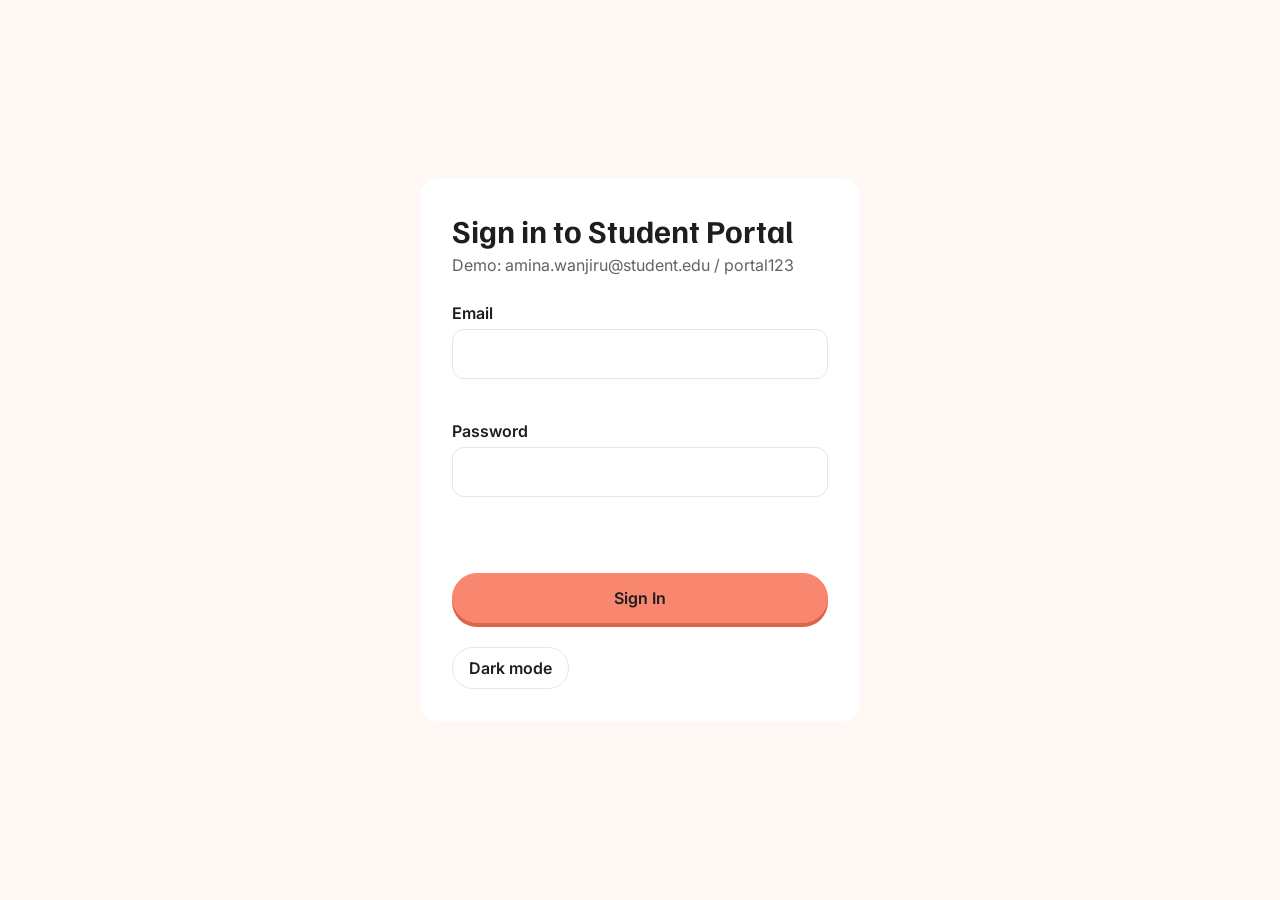
<file: dynamic-student-portal/profile.html>
<!DOCTYPE html>
<html lang="en">
<head>
  <meta charset="UTF-8">
  <meta name="viewport" content="width=device-width, initial-scale=1">
  <title>Student Profile - Student Portal</title>
  <link rel="preconnect" href="https://fonts.googleapis.com">
  <link href="https://fonts.googleapis.com/css2?family=Familjen+Grotesk:wght@600;700&family=Inter:wght@400;500;600&display=swap" rel="stylesheet">
  <link rel="stylesheet" href="css/style.css">
  <link rel="stylesheet" href="css/forms.css">
</head>
<body data-page="profile">
  <header class="site-header">
    <a class="brand" href="index.html">Student Portal</a>
    <nav aria-label="Main">
      <a href="index.html">Overview</a>
      <a href="profile.html" aria-current="page">Profile</a>
      <a href="courses.html">Courses</a>
      <a href="grades.html">Grades</a>
    </nav>
    <div class="tools">
      <button class="btn" id="theme-toggle" type="button">Dark mode</button>
      <button class="btn" id="sign-out" type="button">Sign out</button>
    </div>
  </header>
  <main class="container">
    <h1>Student Profile</h1>
    <p class="muted" id="p-sub"></p>
    <div class="profile-head"><div class="avatar" id="avatar" aria-hidden="true"></div><div><h2 id="p-name"></h2><p id="p-bio" class="muted"></p></div></div>
    <dl class="details" id="p-details"></dl>
    <h2>Edit Details</h2>
    <form class="form" id="profile-form" novalidate style="margin-top:var(--s3)">
      <div class="field"><label for="name">Full name</label><input id="name" name="name" autocomplete="name"><p class="error" id="name-error"></p></div>
      <div class="field"><label for="phone">Phone</label><input id="phone" name="phone" type="tel" autocomplete="tel"><p class="error" id="phone-error"></p></div>
      <div class="field"><label for="bio">Bio</label><textarea id="bio" name="bio" rows="3"></textarea></div>
      <div><button class="btn btn-primary" type="submit">Save Changes</button></div>
      <p class="saved" id="saved" role="status"></p>
    </form>
  </main>
  <footer class="site-footer">&copy; 2026 Dynamic Student Portal</footer>
  <script src="js/portal-data.js"></script>
  <script src="js/validation.js"></script>
  <script src="js/grade-calc.js"></script>
  <script src="js/app.js"></script>
</body>
</html>
</file>
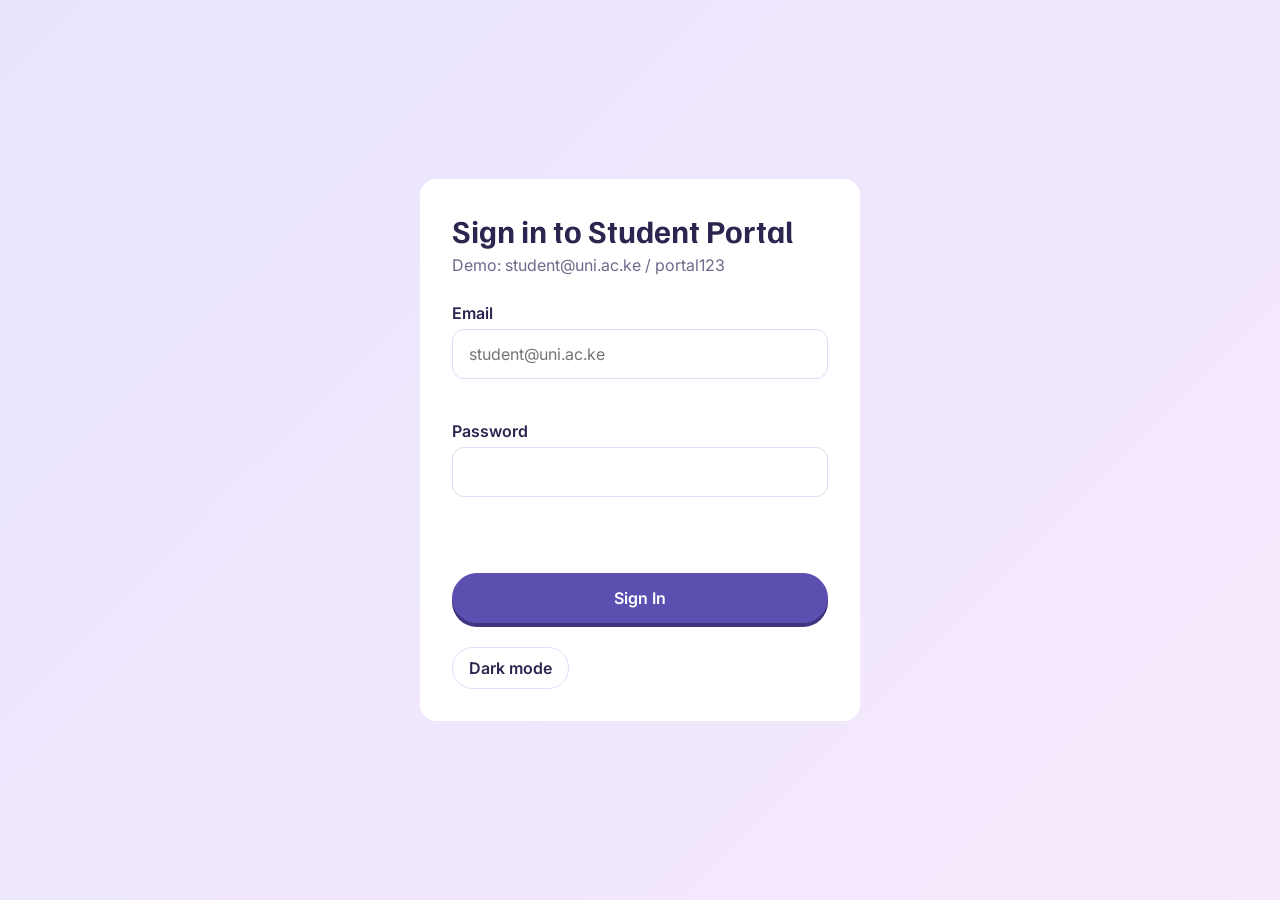
<file: dynamic-student-portal2/login.html>
<!DOCTYPE html>
<html lang="en">
<head>
  <meta charset="UTF-8">
  <meta name="viewport" content="width=device-width, initial-scale=1">
  <title>Sign in - Student Portal</title>
  <link href="https://fonts.googleapis.com/css2?family=Familjen+Grotesk:wght@600;700&family=Inter:wght@400;500;600&display=swap" rel="stylesheet">
  <link rel="stylesheet" href="css/style.css">
  <link rel="stylesheet" href="css/forms.css">
</head>
<body class="login-page" data-page="login">
  <main class="login-card">
    <h1>Sign in to Student Portal</h1>
    <p class="muted">Demo: student@uni.ac.ke / portal123</p>
    <form class="form" id="login-form" novalidate>
      <div class="field"><label for="email">Email</label><input id="email" name="email" type="email" placeholder="student@uni.ac.ke" autocomplete="username"><p class="error" id="email-error"></p></div>
      <div class="field"><label for="password">Password</label><input id="password" name="password" type="password" autocomplete="current-password"><p class="error" id="password-error"></p></div>
      <p class="error" id="login-error" role="alert"></p>
      <button class="btn btn-primary" type="submit">Sign In</button>
    </form>
    <button class="btn" id="theme-toggle" type="button" style="margin-top:var(--s4)">Dark mode</button>
  </main>
  <script src="js/portal-data.js"></script>
  <script src="js/validation.js"></script>
  <script src="js/app.js"></script>
</body>
</html>
</file>
<file: styles.css>
/* ==========================================================
   WEBBY & WEBTOONS — styles.css (shared by every page)
   Mobile-first: base styles = phone, media queries add more.
   ========================================================== */

/* 1. RESET */
* { box-sizing: border-box; margin: 0; padding: 0; }
img { display: block; max-width: 100%; }

/* 2. COLOURS + FONTS (3 main colours: plum, pink, lavender + white) */
:root {
  --text: #3E2152;
  --heading: #5A2468;
  --pink: #FFDDEC;
  --lavender: #E6DAFF;
  --white: #FFFFFF;
  --accent: #C94781;
  --accent-dark: #A82F65;
  --font-heading: 'Cormorant Garamond', Georgia, serif;
  --font-body: 'Quicksand', Arial, sans-serif;
}

/* 3. BASE TYPOGRAPHY */
body {
  font-family: var(--font-body);
  color: var(--text);
  line-height: 1.6;
  background: #FBE9EF url("images/background.jpeg") center / cover fixed;
}
h1, h2, h3 { font-family: var(--font-heading); color: var(--heading); line-height: 1.2; margin-bottom: 8px; }
h1 { font-size: 2rem; }
h2 { font-size: 1.6rem; }
h3 { font-size: 1.3rem; }
p { margin-bottom: 12px; }
ul, ol { padding-left: 22px; margin-bottom: 12px; }

/* 4. LINKS (order: link, visited, hover, focus, active) */
a:link    { color: var(--accent-dark); }
a:visited { color: var(--heading); }
a:hover   { color: var(--accent); text-decoration: underline; }
a:focus   { outline: 3px solid var(--heading); outline-offset: 2px; }
a:active  { color: var(--text); }

/* 5. HEADER + NAV (Flexbox) — column on phones, row on tablets+ */
.navbar {
  display: flex;
  flex-direction: column;
  align-items: center;
  gap: 8px;
  padding: 12px 16px;
  background: var(--pink);
  border-bottom: 3px solid var(--lavender);
}
.logo:link, .logo:visited {
  font-family: var(--font-heading);
  font-size: 1.7rem;
  font-weight: 700;
  color: var(--heading);
  text-decoration: none;
}
.nav-links { display: flex; flex-wrap: wrap; justify-content: center; gap: 6px; list-style: none; padding: 0; margin: 0; }
.nav-links a { padding: 6px 14px; border-radius: 20px; font-weight: 700; text-decoration: none; }
.nav-links a:link    { color: var(--heading); }
.nav-links a:visited { color: var(--heading); }
.nav-links a:hover   { background: var(--white); color: var(--accent-dark); }
.nav-links a:focus   { outline: 3px solid var(--heading); outline-offset: 2px; }
.nav-links a:active  { background: var(--lavender); }

/* 6. PAGE LAYOUT */
main { max-width: 1000px; margin: 0 auto; padding: 16px; }
.card {
  background: var(--white);
  border: 2px solid var(--lavender);
  border-radius: 16px;
  padding: 20px;
  margin-bottom: 16px;
}
.pink { background: var(--pink); }
.lavender { background: var(--lavender); }
.white { background: var(--white); }
.center { text-align: center; }

/* CSS Grid sections: 1 column on phones, more columns on bigger screens */
.grid { display: grid; gap: 16px; margin-bottom: 16px; }
.grid .card { margin-bottom: 0; }
.stack { display: grid; gap: 16px; align-content: start; }

/* 7. HERO (Flexbox centred) + BUTTONS */
.hero { display: flex; flex-direction: column; align-items: center; justify-content: center; text-align: center; padding: 32px 20px; }
.hero-buttons { display: flex; flex-wrap: wrap; justify-content: center; gap: 12px; }

.btn {
  display: inline-block;
  padding: 10px 22px;
  border: 2px solid var(--accent-dark);
  border-radius: 24px;
  background: var(--accent-dark);
  font-family: var(--font-body);
  font-size: 1rem;
  font-weight: 700;
  text-align: center;
  cursor: pointer;
}
.btn, .btn:link, .btn:visited { color: var(--white); text-decoration: none; }
.btn:hover  { background: var(--heading); border-color: var(--heading); color: var(--white); text-decoration: none; }
.btn:focus  { outline: 3px solid var(--heading); outline-offset: 3px; }
.btn:active { background: var(--accent); }
.btn-outline, .btn-outline:link, .btn-outline:visited { background: var(--white); border-color: var(--heading); color: var(--heading); }
.btn-outline:hover { background: var(--heading); color: var(--white); }

/* 8. LISTS + TAGS */
.plain-list { list-style: none; padding: 0; }
.plain-list li { padding: 8px 0; border-bottom: 1px dashed var(--heading); }
.plain-list li:last-child { border-bottom: none; }
.list-row { display: flex; justify-content: space-between; gap: 8px; }
.tag { padding: 1px 10px; border-radius: 12px; background: var(--lavender); font-size: 0.8rem; font-weight: 700; }
.stars { color: var(--accent-dark); white-space: nowrap; }

/* 9. TABLES (border-collapse + zebra striping) */
.table-wrap { overflow-x: auto; }
table { width: 100%; border-collapse: collapse; text-align: left; }
th, td { padding: 8px 10px; border: 1px solid var(--lavender); }
th { background: var(--heading); color: var(--white); }
tbody tr:nth-child(even) { background: var(--pink); }

/* 10. IMAGES (object-fit + border-radius) */
.photo { width: 100%; aspect-ratio: 3 / 4; object-fit: cover; border: 4px solid var(--white); border-radius: 12px; }
.gallery { display: grid; grid-template-columns: repeat(3, 1fr); gap: 8px; margin-top: 12px; }
.feature { display: flex; flex-direction: column; align-items: center; gap: 16px; }
.feature .photo { max-width: 200px; }
summary { cursor: pointer; font-weight: 700; color: var(--heading); }

/* 11. FORMS */
label { display: block; font-weight: 700; margin-bottom: 4px; }
input, select, textarea {
  width: 100%;
  margin-bottom: 12px;
  padding: 8px 10px;
  border: 2px solid var(--heading);
  border-radius: 8px;
  background: var(--white);
  color: var(--text);
  font: inherit;
}
input:focus, select:focus, textarea:focus { outline: 3px solid var(--accent); outline-offset: 1px; }
input[type="radio"], input[type="checkbox"] { width: auto; margin: 0 6px 0 0; }
fieldset { margin-bottom: 12px; padding: 10px 14px; border: 2px solid var(--heading); border-radius: 8px; }
fieldset label, .checkbox-label { font-weight: 500; }
.row { display: grid; gap: 0 12px; margin-bottom: 10px; padding: 12px 12px 0; border-radius: 8px; background: var(--white); }
.add-box { margin-top: 12px; padding-top: 12px; border-top: 2px dashed var(--heading); }
.add-form { display: flex; flex-wrap: wrap; gap: 8px; }
.add-form input, .add-form select { flex: 1 1 140px; width: auto; margin: 0; }
.full { width: 100%; }

/* 12. FOOTER */
.site-footer { padding: 16px; background: var(--heading); text-align: center; }
.site-footer p { margin: 0; color: var(--white); }

/* 13. RESPONSIVE BREAKPOINTS (mobile-first: min-width) */
@media (min-width: 768px) {
  h1 { font-size: 2.4rem; }
  .navbar { flex-direction: row; justify-content: space-between; }
  .grid-2 { grid-template-columns: repeat(2, 1fr); }
  .grid-3 { grid-template-columns: repeat(3, 1fr); }
  .wide { grid-column: 1 / -1; }
  .row { grid-template-columns: 2fr 1fr 1fr; }
  .feature { flex-direction: row; text-align: left; }
}
@media (min-width: 1100px) {
  h1 { font-size: 2.8rem; }
  main { padding: 32px 16px; }
  .hero { padding: 56px 20px; }
}
</file>
<file: dynamic-student-portal/css/style.css>
:root{--ink:#1E1E1E;--muted:#636363;--accent:#F9876F;--accent-hover:#F4694D;--canvas:#FFF8F4;--surface:#FFFFFF;--line:#F1E3DC;--soft:#FDEEE8;--danger:#B3261E;
--s1:4px;--s2:8px;--s3:16px;--s4:24px;--s5:32px;--s6:48px;--r:16px;
--sans:'Inter',system-ui,-apple-system,'Segoe UI',Ubuntu,sans-serif;--head:'Familjen Grotesk','Inter',system-ui,Ubuntu,sans-serif;--mono:ui-monospace,'Ubuntu Mono','DejaVu Sans Mono',monospace}
[data-theme="dark"]{--ink:#F6EDE8;--muted:#B5A9A3;--canvas:#161210;--surface:#211B18;--line:#332B27;--soft:#2C221E;--danger:#FF8A80}
*{box-sizing:border-box;margin:0}
body{font-family:var(--sans);background:var(--canvas);color:var(--ink);line-height:1.5;min-height:100vh;display:flex;flex-direction:column}
h1,h2,h3{font-family:var(--head);font-weight:700;line-height:1.2}
h1{font-size:2rem}h2{font-size:1.25rem}h3{font-size:1rem}
code,.mono{font-family:var(--mono);font-size:.875em}
.muted{color:var(--muted)}
a{color:inherit}
:focus-visible{outline:3px solid var(--accent);outline-offset:2px}
.site-header{display:flex;flex-wrap:wrap;align-items:center;gap:var(--s3);padding:var(--s3) var(--s4);background:var(--surface);border-bottom:1px solid var(--line)}
.brand{font-family:var(--head);font-weight:700;font-size:1.25rem;text-decoration:none;margin-right:auto}
.site-header nav{display:flex;gap:var(--s1);flex-wrap:wrap}
.site-header nav a{padding:var(--s2) var(--s3);border-radius:999px;text-decoration:none;color:var(--muted);font-weight:500}
.site-header nav a:hover{background:var(--soft);color:var(--ink)}
.site-header nav a[aria-current="page"]{background:var(--accent);color:#1E1E1E;font-weight:600}
.tools{display:flex;gap:var(--s2)}
.container{width:100%;max-width:1100px;margin:0 auto;padding:var(--s5) var(--s4);flex:1}
.container>h1{margin-bottom:var(--s1)}
.container>p.muted{margin-bottom:var(--s5)}
.site-footer{padding:var(--s4);text-align:center;color:var(--muted);font-size:.875rem}
.btn{font:inherit;font-weight:600;padding:var(--s2) var(--s3);border-radius:999px;border:1px solid var(--line);background:var(--surface);color:var(--ink);cursor:pointer}
.btn:hover{background:var(--soft)}
.btn-primary{background:var(--accent);border-color:var(--accent);color:#1E1E1E;padding:12px var(--s4);font-size:1rem;box-shadow:0 4px 0 #D9654C;transition:transform .1s,box-shadow .1s}
.btn-primary:hover{background:var(--accent-hover)}
.btn-primary:active{transform:translateY(3px);box-shadow:0 1px 0 #D9654C}
.btn[disabled]{opacity:.5;cursor:not-allowed}
.status{font-size:.875rem;font-weight:600;color:var(--ink);background:var(--soft);padding:2px var(--s2);border-radius:var(--s2)}
.error{color:var(--danger);font-size:.875rem;min-height:1.25rem}
.banner{padding:var(--s3);background:var(--soft);border-radius:var(--r);margin-bottom:var(--s4)}
@media (max-width:640px){.container{padding:var(--s4) var(--s3)}h1{font-size:1.6rem}.site-header{padding:var(--s3)}}
@media (prefers-reduced-motion:reduce){*{transition:none!important}}
</file>
<file: dynamic-student-portal/css/dashboard.css>
.overview{display:grid;grid-template-columns:2fr 1fr;gap:var(--s4);margin-bottom:var(--s5)}
.card{background:var(--surface);border-radius:var(--r);padding:var(--s4)}
.card-head{display:flex;justify-content:space-between;align-items:baseline;margin-bottom:var(--s3)}
.feature{background:var(--soft);padding:var(--s5)}
.feature h2{font-size:1.6rem}
.schedule{list-style:none;padding:0;display:grid;gap:var(--s3)}
.schedule li{display:grid;grid-template-columns:110px 1fr;gap:var(--s3);padding:var(--s3);background:var(--surface);border-radius:12px}
.schedule time{font-weight:600}
.schedule strong{display:block}
.gpa-value{font-family:var(--head);font-size:3.5rem;font-weight:700;margin:var(--s2) 0}
.bar{height:12px;background:var(--soft);border-radius:999px;overflow:hidden}
.bar span{display:block;height:100%;background:var(--accent);border-radius:999px;width:0;transition:width .6s}
.stats{display:flex;flex-wrap:wrap;gap:var(--s5);margin-bottom:var(--s5)}
.stats div{min-width:120px}
.stats dt{color:var(--muted);font-size:.875rem}
.stats dd{font-family:var(--head);font-size:1.5rem;font-weight:700}
.split{display:grid;grid-template-columns:1fr 1fr;gap:var(--s5)}
.split h2{margin-bottom:var(--s3)}
.chart{display:flex;align-items:flex-end;gap:var(--s3);height:200px;padding-top:var(--s3)}
.chart div{flex:1;display:flex;flex-direction:column;justify-content:flex-end;align-items:center;height:100%;gap:var(--s1);font-size:.875rem}
.chart i{display:block;width:100%;max-width:56px;background:var(--accent);border-radius:8px 8px 0 0;opacity:.55}
.chart div:last-child i{opacity:1}
#student-list{list-style:none;padding:0;margin:var(--s3) 0;display:grid;gap:var(--s2)}
#student-list li{padding:var(--s2) 0;border-bottom:1px solid var(--line)}
@media (max-width:800px){.overview,.split{grid-template-columns:1fr}.schedule li{grid-template-columns:1fr;gap:var(--s1)}.feature{padding:var(--s4)}}
</file>
<file: dynamic-student-portal/css/forms.css>
.form{display:grid;gap:var(--s3);max-width:440px}
.field{display:grid;gap:var(--s1)}
label{font-weight:600}
input,select,textarea{font:inherit;color:var(--ink);padding:12px var(--s3);border:1.5px solid var(--line);border-radius:12px;background:var(--surface);width:100%}
input:focus,select:focus,textarea:focus{border-color:var(--accent);outline:none;box-shadow:0 0 0 3px rgba(249,135,111,.3)}
input[aria-invalid="true"],select[aria-invalid="true"]{border-color:var(--danger)}
.table-wrap{overflow-x:auto;margin:var(--s3) 0 var(--s5)}
table{width:100%;border-collapse:collapse;min-width:560px}
caption{text-align:left;font-family:var(--head);font-weight:700;font-size:1.25rem;padding-bottom:var(--s3)}
th,td{text-align:left;padding:12px var(--s3)}
thead th{color:var(--muted);font-weight:600;font-size:.875rem;border-bottom:2px solid var(--line)}
tbody tr+tr td{border-top:1px solid var(--line)}
td input[type=number]{width:80px;padding:var(--s2)}
tfoot td{font-weight:700}
.login-page{align-items:center;justify-content:center;padding:var(--s4)}
.login-card{background:var(--surface);border-radius:var(--r);padding:var(--s5);width:100%;max-width:440px}
.login-card h1{margin-bottom:var(--s1)}
.login-card .form{margin-top:var(--s4)}
.profile-head{display:flex;gap:var(--s4);align-items:center;margin-bottom:var(--s5)}
.avatar{width:80px;height:80px;border-radius:50%;background:var(--accent);color:#1E1E1E;display:grid;place-items:center;font-family:var(--head);font-weight:700;font-size:1.75rem}
.details{display:grid;grid-template-columns:repeat(auto-fit,minmax(220px,1fr));gap:var(--s4);margin-bottom:var(--s5)}
.details dt{color:var(--muted);font-size:.875rem}
.details dd{font-weight:600}
.saved{color:var(--ink);font-weight:600;min-height:1.25rem}
.sr{position:absolute;left:-9999px}
</file>
<file: dynamic-student-portal2/css/style.css>
:root{--ink:#2B2550;--muted:#6E6A8C;--accent:#5B4FB0;--accent-hover:#4A3F98;--on-accent:#FFFFFF;--canvas-bg:linear-gradient(135deg,#E9E5FF 0%,#F6E9FB 100%);--surface:#FFFFFF;--line:#E4DAF5;--soft:#EDE6FB;--danger:#B3261E;--brand:#5A4DB2;--on-brand:#FFFFFF;--shadow:#3F3580;
--s1:4px;--s2:8px;--s3:16px;--s4:24px;--s5:32px;--s6:48px;--r:16px;
--sans:'Inter',system-ui,-apple-system,'Segoe UI',Ubuntu,sans-serif;--head:'Familjen Grotesk','Inter',system-ui,Ubuntu,sans-serif;--mono:ui-monospace,'Ubuntu Mono','DejaVu Sans Mono',monospace}
[data-theme="dark"]{--ink:#F3ECFA;--muted:#BBAAD3;--accent:#B983FF;--accent-hover:#C99BFF;--on-accent:#1F1630;--canvas-bg:#2F2540;--surface:#3D3052;--line:#54446E;--soft:#47385F;--danger:#FF8A80;--brand:#241B30;--shadow:#7A4FB5}
*{box-sizing:border-box;margin:0}
body{font-family:var(--sans);background:var(--canvas-bg) fixed;color:var(--ink);line-height:1.5;min-height:100vh;display:flex;flex-direction:column}
h1,h2,h3{font-family:var(--head);font-weight:700;line-height:1.2}
h1{font-size:2rem}h2{font-size:1.25rem}h3{font-size:1rem}
code,.mono{font-family:var(--mono);font-size:.875em}
.muted{color:var(--muted)}
a{color:inherit}
:focus-visible{outline:3px solid var(--accent);outline-offset:2px}
.site-header{display:flex;flex-wrap:wrap;align-items:center;gap:var(--s3);padding:var(--s3) var(--s4);background:var(--brand);color:var(--on-brand)}
.site-header .btn{background:transparent;color:var(--on-brand);border-color:rgba(255,255,255,.4)}
.site-header .btn:hover{background:rgba(255,255,255,.14)}
.brand{font-family:var(--head);font-weight:700;font-size:1.25rem;text-decoration:none;margin-right:auto;color:var(--on-brand)}
.site-header nav{display:flex;gap:var(--s1);flex-wrap:wrap}
.site-header nav a{padding:var(--s2) var(--s3);border-radius:999px;text-decoration:none;color:rgba(255,255,255,.75);font-weight:500}
.site-header nav a:hover{background:rgba(255,255,255,.14);color:var(--on-brand)}
.site-header nav a[aria-current="page"]{background:var(--on-brand);color:var(--brand);font-weight:600}
.tools{display:flex;gap:var(--s2)}
.container{width:100%;max-width:1100px;margin:0 auto;padding:var(--s5) var(--s4);flex:1}
.container>h1{margin-bottom:var(--s1)}
.container>p.muted{margin-bottom:var(--s5)}
.site-footer{padding:var(--s4);text-align:center;color:var(--muted);font-size:.875rem}
.btn{font:inherit;font-weight:600;padding:var(--s2) var(--s3);border-radius:999px;border:1px solid var(--line);background:var(--surface);color:var(--ink);cursor:pointer}
.btn:hover{background:var(--soft)}
.btn-primary{background:var(--accent);border-color:var(--accent);color:var(--on-accent);padding:12px var(--s4);font-size:1rem;box-shadow:0 4px 0 var(--shadow);transition:transform .1s,box-shadow .1s}
.btn-primary:hover{background:var(--accent-hover)}
.btn-primary:active{transform:translateY(3px);box-shadow:0 1px 0 var(--shadow)}
.btn[disabled]{opacity:.5;cursor:not-allowed}
.status{font-size:.875rem;font-weight:600;color:var(--ink);background:var(--soft);padding:2px var(--s2);border-radius:var(--s2)}
.error{color:var(--danger);font-size:.875rem;min-height:1.25rem}
.banner{padding:var(--s3);background:var(--soft);border-radius:var(--r);margin-bottom:var(--s4)}
@media (max-width:640px){.container{padding:var(--s4) var(--s3)}h1{font-size:1.6rem}.site-header{padding:var(--s3)}}
@media (prefers-reduced-motion:reduce){*{transition:none!important}}
</file>
<file: dynamic-student-portal2/css/forms.css>
.form{display:grid;gap:var(--s3);max-width:440px}
.field{display:grid;gap:var(--s1)}
label{font-weight:600}
input,select,textarea{font:inherit;color:var(--ink);padding:12px var(--s3);border:1.5px solid var(--line);border-radius:12px;background:var(--surface);width:100%}
input:focus,select:focus,textarea:focus{border-color:var(--accent);outline:none;box-shadow:0 0 0 3px rgba(91,79,176,.3)}
input[aria-invalid="true"],select[aria-invalid="true"]{border-color:var(--danger)}
.table-wrap{overflow-x:auto;margin:var(--s3) 0 var(--s5)}
table{width:100%;border-collapse:collapse;min-width:560px}
caption{text-align:left;font-family:var(--head);font-weight:700;font-size:1.25rem;padding-bottom:var(--s3)}
th,td{text-align:left;padding:12px var(--s3)}
thead th{color:var(--muted);font-weight:600;font-size:.875rem;border-bottom:2px solid var(--line)}
tbody tr+tr td{border-top:1px solid var(--line)}
td input[type=number]{width:80px;padding:var(--s2)}
tfoot td{font-weight:700}
.login-page{align-items:center;justify-content:center;padding:var(--s4)}
.login-card{background:var(--surface);border-radius:var(--r);padding:var(--s5);width:100%;max-width:440px}
.login-card h1{margin-bottom:var(--s1)}
.login-card .form{margin-top:var(--s4)}
.profile-head{display:flex;gap:var(--s4);align-items:center;margin-bottom:var(--s5)}
.avatar{width:80px;height:80px;border-radius:50%;background:var(--accent);color:var(--on-accent);display:grid;place-items:center;font-family:var(--head);font-weight:700;font-size:1.75rem}
.details{display:grid;grid-template-columns:repeat(auto-fit,minmax(220px,1fr));gap:var(--s4);margin-bottom:var(--s5)}
.details dt{color:var(--muted);font-size:.875rem}
.details dd{font-weight:600}
.saved{color:var(--ink);font-weight:600;min-height:1.25rem}
.sr{position:absolute;left:-9999px}
</file>
